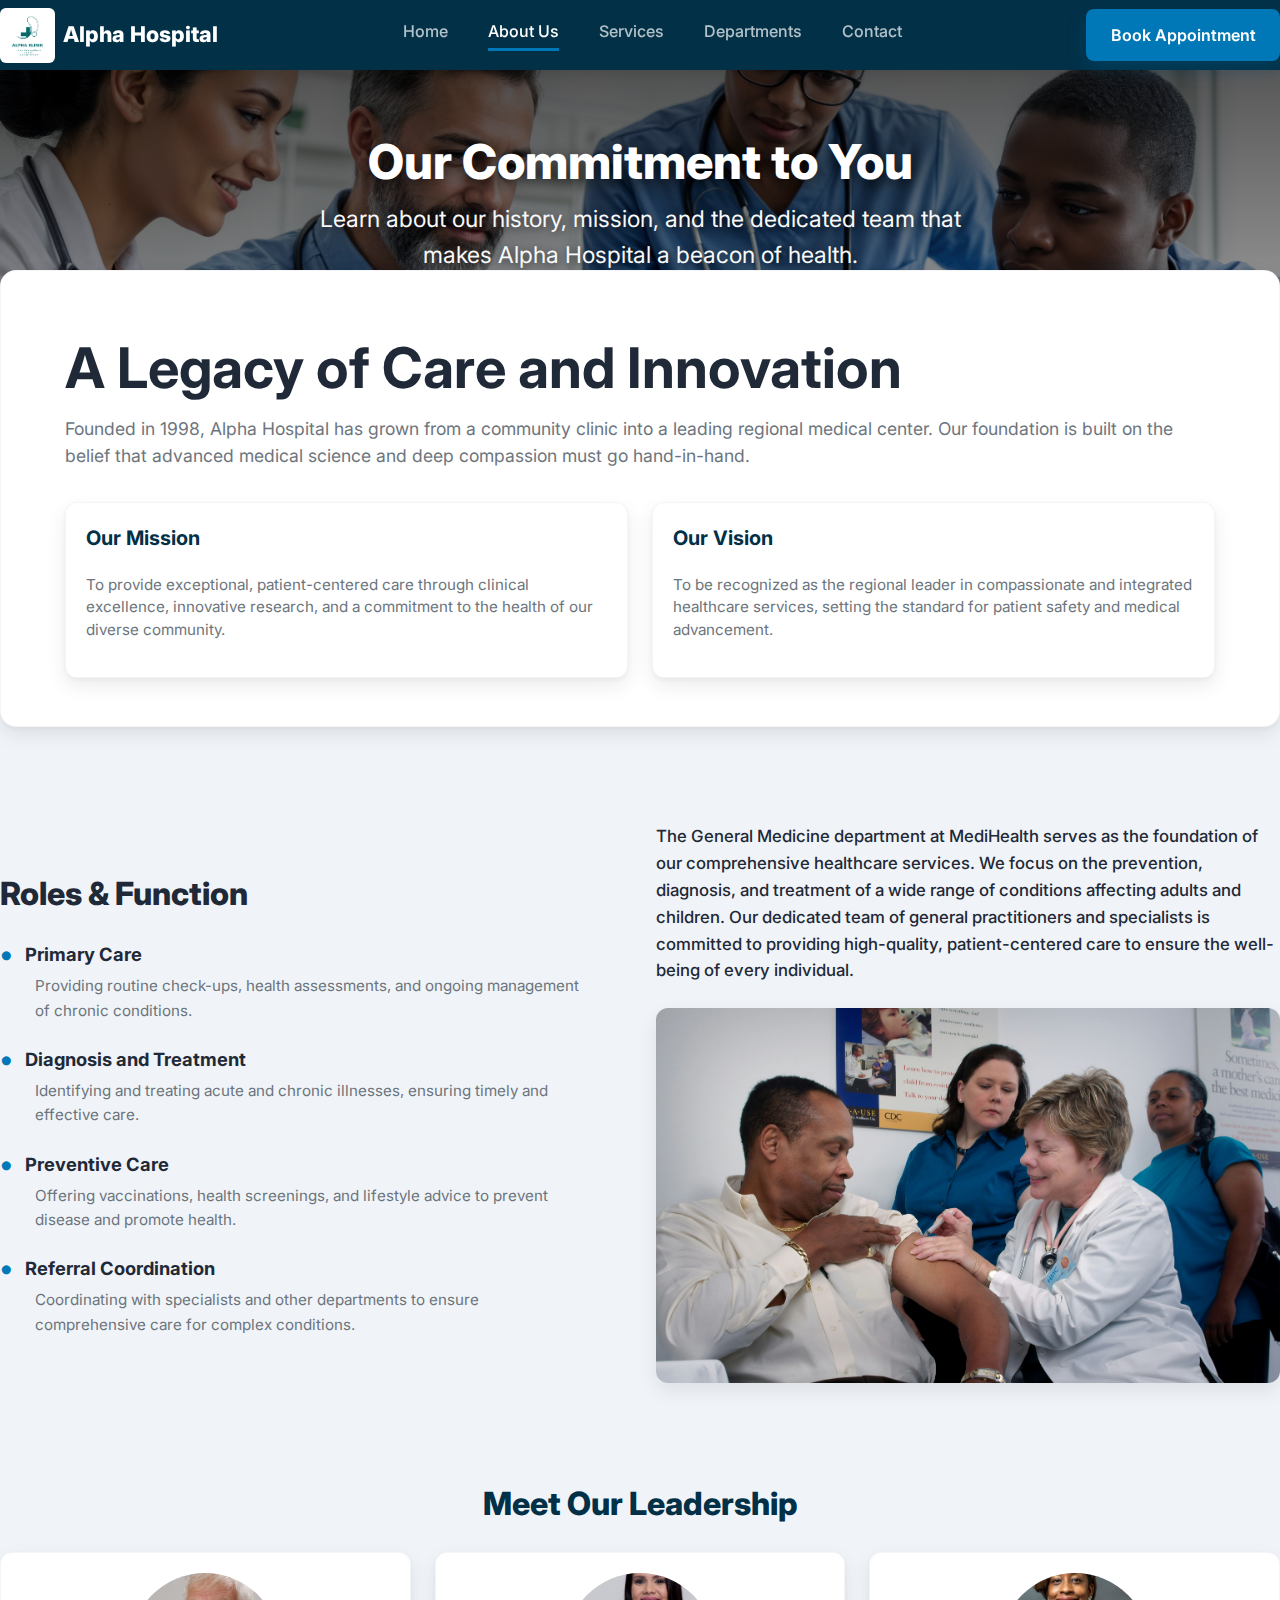
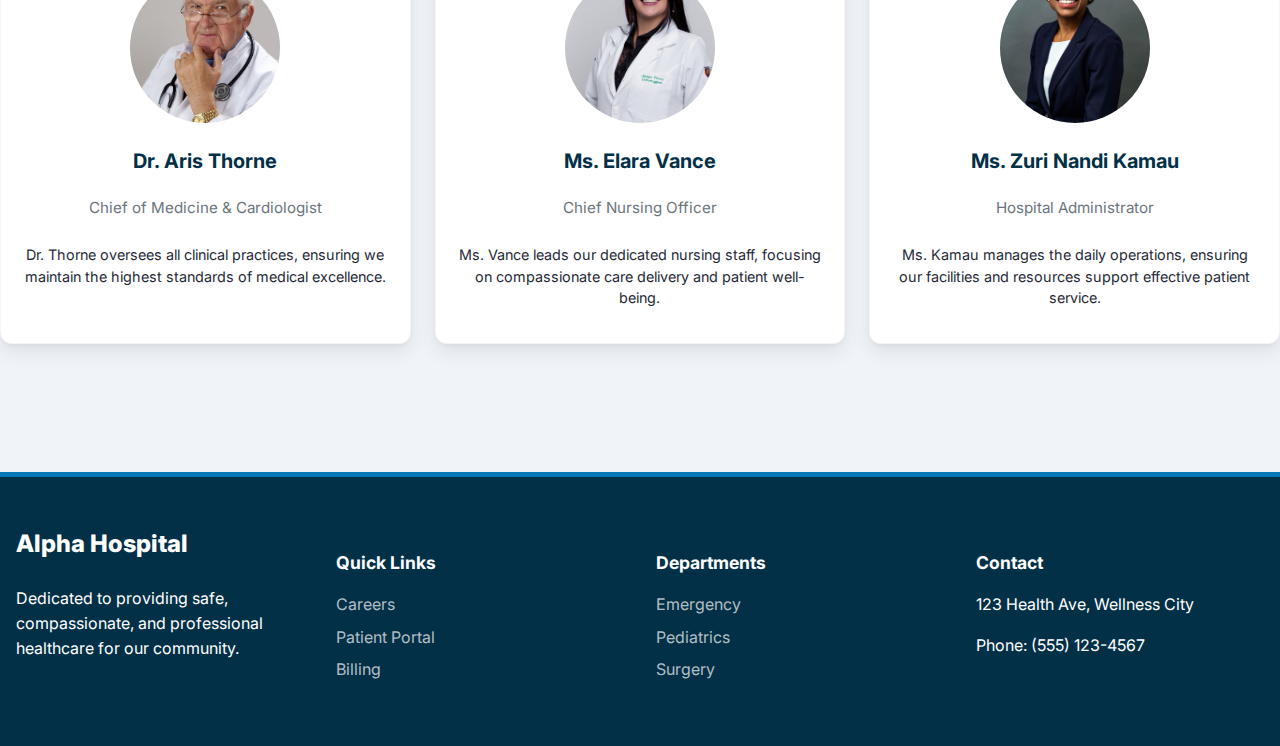
<file: about.html>
<!DOCTYPE html>
<html lang="en">
  <head>
    <meta charset="UTF-8" />
    <meta name="viewport" content="width=device-width, initial-scale=1.0" />
    <title>About Alpha Hospital - Our Commitment</title>
    <link rel="icon" type="image/png" href="images/favicon.png" />
    <link rel="stylesheet" href="styles.css" />
    <link
      href="https://fonts.googleapis.com/css2?family=Inter:wght@400;500;600;700;800&display=swap"
      rel="stylesheet"
    />
  </head>
  <body>
    <header class="header">
      <div class="container header-content">
        <a href="index.html" class="logo">
          <img
            src="images/logo.png"
            alt="Alpha Hospital Logo"
            class="logo-icon"
          />
          Alpha Hospital
        </a>

        <nav class="nav-menu" aria-label="Primary navigation">
          <a href="index.html" class="nav-link">Home</a>
          <a href="about.html" class="nav-link active">About Us</a>
          <a href="#" class="nav-link">Services</a>
          <a href="#" class="nav-link">Departments</a>
          <a href="contact.html" class="nav-link">Contact</a>
        </nav>

        <a href="#" class="btn btn-primary btn-book-appointment cta-btn-desktop"
          >Book Appointment</a
        >

        <button
          class="mobile-menu-btn"
          id="mobileMenuBtn"
          aria-label="Open menu"
        >
          <svg
            width="24"
            height="24"
            viewBox="0 0 24 24"
            fill="none"
            xmlns="http://www.w3.org/2000/svg"
          >
            <path
              d="M4 6h16M4 12h16M4 18h16"
              stroke="currentColor"
              stroke-width="2"
              stroke-linecap="round"
              stroke-linejoin="round"
            />
          </svg>
        </button>
      </div>

      <div id="mobileNav" class="mobile-nav" aria-hidden="true">
        <div class="menu-links">
          <a href="index.html">Home</a>
          <a href="about.html">About Us</a>
          <a href="#">Services</a>
          <a href="#">Departments</a>
          <a href="contact.html">Contact</a>
        </div>
      </div>
    </header>

    <section class="full-hero" style="height: 300px; margin-bottom: -100px">
      <div class="hero-content container">
        <h1 class="hero-main-title" style="font-size: 3rem">
          Our Commitment to You
        </h1>
        <p class="hero-main-subtitle">
          Learn about our history, mission, and the dedicated team that makes
          Alpha Hospital a beacon of health.
        </p>
      </div>
    </section>

    <main class="container main-content">
      <section class="main-card">
        <div class="hero-grid" style="grid-template-columns: 1fr; gap: 2rem">
          <div class="hero-left">
            <h2 class="hero-title">A Legacy of Care and Innovation</h2>
            <p class="hero-lead">
              Founded in 1998, Alpha Hospital has grown from a community clinic
              into a leading regional medical center. Our foundation is built on
              the belief that advanced medical science and deep compassion must
              go hand-in-hand.
            </p>

            <div
              class="cards-grid"
              style="grid-template-columns: 1fr 1fr; margin-top: 2rem"
            >
              <article class="info-card">
                <h3>Our Mission</h3>
                <p>
                  To provide exceptional, patient-centered care through clinical
                  excellence, innovative research, and a commitment to the
                  health of our diverse community.
                </p>
              </article>
              <article class="info-card">
                <h3>Our Vision</h3>
                <p>
                  To be recognized as the regional leader in compassionate and
                  integrated healthcare services, setting the standard for
                  patient safety and medical advancement.
                </p>
              </article>
            </div>
          </div>
        </div>
      </section>

      <!-- ROLES & FUNCTION SECTION - Refactored to match the image -->
      <section class="secondary">
        <div
          class="hero-grid"
          style="grid-template-columns: 1fr 1fr; gap: 2rem"
        >
          <!-- Left Column: Roles List -->
          <div class="roles-column">
            <h2 class="section-title-left">Roles & Function</h2>
            <div class="roles-list">
              <article class="role-item">
                <h3 class="role-title">Primary Care</h3>
                <p class="role-description">
                  Providing routine check-ups, health assessments, and ongoing
                  management of chronic conditions.
                </p>
              </article>

              <article class="role-item">
                <h3 class="role-title">Diagnosis and Treatment</h3>
                <p class="role-description">
                  Identifying and treating acute and chronic illnesses, ensuring
                  timely and effective care.
                </p>
              </article>

              <article class="role-item">
                <h3 class="role-title">Preventive Care</h3>
                <p class="role-description">
                  Offering vaccinations, health screenings, and lifestyle advice
                  to prevent disease and promote health.
                </p>
              </article>

              <article class="role-item">
                <h3 class="role-title">Referral Coordination</h3>
                <p class="role-description">
                  Coordinating with specialists and other departments to ensure
                  comprehensive care for complex conditions.
                </p>
              </article>
            </div>
          </div>

          <!-- Right Column: Description and Image (Matching Image Layout) -->
          <div class="image-text-column">
            <p class="department-description">
              The General Medicine department at MediHealth serves as the
              foundation of our comprehensive healthcare services. We focus on
              the prevention, diagnosis, and treatment of a wide range of
              conditions affecting adults and children. Our dedicated team of
              general practitioners and specialists is committed to providing
              high-quality, patient-centered care to ensure the well-being of
              every individual.
            </p>

            <div class="department-image-container">
              <!-- Using the existing image path but styled with new CSS -->
              <img
                src="images/img02.jpg"
                alt="A team of doctors reviewing patient documents together."
                class="department-image"
              />
            </div>
          </div>
          <!-- END Refactored Roles & Function Column -->
        </div>
      </section>
      <section class="secondary">
        <h2 class="section-title">Meet Our Leadership</h2>
        <div
          class="cards-grid"
          style="grid-template-columns: repeat(auto-fit, minmax(250px, 1fr))"
        >
          <article class="info-card" style="text-align: center">
            <img
              src="images/img06.jpg"
              alt="Dr. Aris Thorne"
              style="
                border-radius: 50%;
                width: 150px;
                height: 150px;
                object-fit: cover;
                margin: 0 auto 1rem;
              "
            />
            <h3>Dr. Aris Thorne</h3>
            <p class="hero-lead">Chief of Medicine & Cardiologist</p>
            <p style="font-size: 0.9rem; color: var(--color-text-dark)">
              Dr. Thorne oversees all clinical practices, ensuring we maintain
              the highest standards of medical excellence.
            </p>
          </article>

          <article class="info-card" style="text-align: center">
            <img
              src="images/img07.jpg"
              alt="Ms. Elara Vance"
              style="
                border-radius: 50%;
                width: 150px;
                height: 150px;
                object-fit: cover;
                margin: 0 auto 1rem;
              "
            />
            <h3>Ms. Elara Vance</h3>
            <p class="hero-lead">Chief Nursing Officer</p>
            <p style="font-size: 0.9rem; color: var(--color-text-dark)">
              Ms. Vance leads our dedicated nursing staff, focusing on
              compassionate care delivery and patient well-being.
            </p>
          </article>

          <article class="info-card" style="text-align: center">
            <img
              src="images/img08.jpg"
              alt="Ms. Zuri Nandi Kamau"
              style="
                border-radius: 50%;
                width: 150px;
                height: 150px;
                object-fit: cover;
                margin: 0 auto 1rem;
              "
            />
            <h3>Ms. Zuri Nandi Kamau</h3>
            <p class="hero-lead">Hospital Administrator</p>
            <p style="font-size: 0.9rem; color: var(--color-text-dark)">
              Ms. Kamau manages the daily operations, ensuring our facilities
              and resources support effective patient service.
            </p>
          </article>
        </div>
      </section>
    </main>

    <footer class="footer" aria-label="Footer">
      <div class="container footer-grid">
        <div>
          <h3 class="footer-logo">Alpha Hospital</h3>
          <p>
            Dedicated to providing safe, compassionate, and professional
            healthcare for our community.
          </p>
        </div>
        <div>
          <h4>Quick Links</h4>
          <ul>
            <li><a href="#">Careers</a></li>
            <li><a href="#">Patient Portal</a></li>
            <li><a href="#">Billing</a></li>
          </ul>
        </div>
        <div>
          <h4>Departments</h4>
          <ul>
            <li><a href="#">Emergency</a></li>
            <li><a href="#">Pediatrics</a></li>
            <li><a href="#">Surgery</a></li>
          </ul>
        </div>
        <div>
          <h4>Contact</h4>
          <p>123 Health Ave, Wellness City</p>
          <p>Phone: (555) 123-4567</p>
        </div>
      </div>
    </footer>

    <div id="appointmentOverlay" class="appointment-overlay">
      <div class="appointment-overlay-content">
        <button id="closeAppointment" class="close-btn" aria-label="Close">
          ×
        </button>
        <h2>Book an Appointment</h2>
        <form class="book-form">
          <div class="form-row">
            <label for="name">Full Name</label>
            <input type="text" id="name" placeholder="Your name" required />
          </div>
          <div class="form-row">
            <label for="email">Email</label>
            <input type="email" id="email" placeholder="Your email" required />
          </div>
          <div class="form-row">
            <label for="department">Department</label>
            <select id="department" required>
              <option value="">--- Select Department ---</option>
              <option>Emergency</option>
              <option>Pediatrics</option>
              <option>Surgery</option>
            </select>
          </div>
          <div class="form-row">
            <label for="date-modal">Date</label>
            <input type="date" id="date-modal" required />
          </div>
          <div class="form-row">
            <label for="time-modal">Time</label>
            <input type="time" id="time-modal" required />
          </div>
          <div class="form-row">
            <label for="phone-modal">Phone</label>
            <input
              type="tel"
              id="phone-modal"
              placeholder="(555) 555-5555"
              required
            />
          </div>
          <div class="form-actions">
            <button class="btn btn-primary" type="submit">Book Now</button>
          </div>
        </form>
      </div>
    </div>
    <div id="toastNotification" class="toast">
      Appointment requested successfully!
    </div>
    <script src="script.js"></script>
  </body>
</html>
</file>
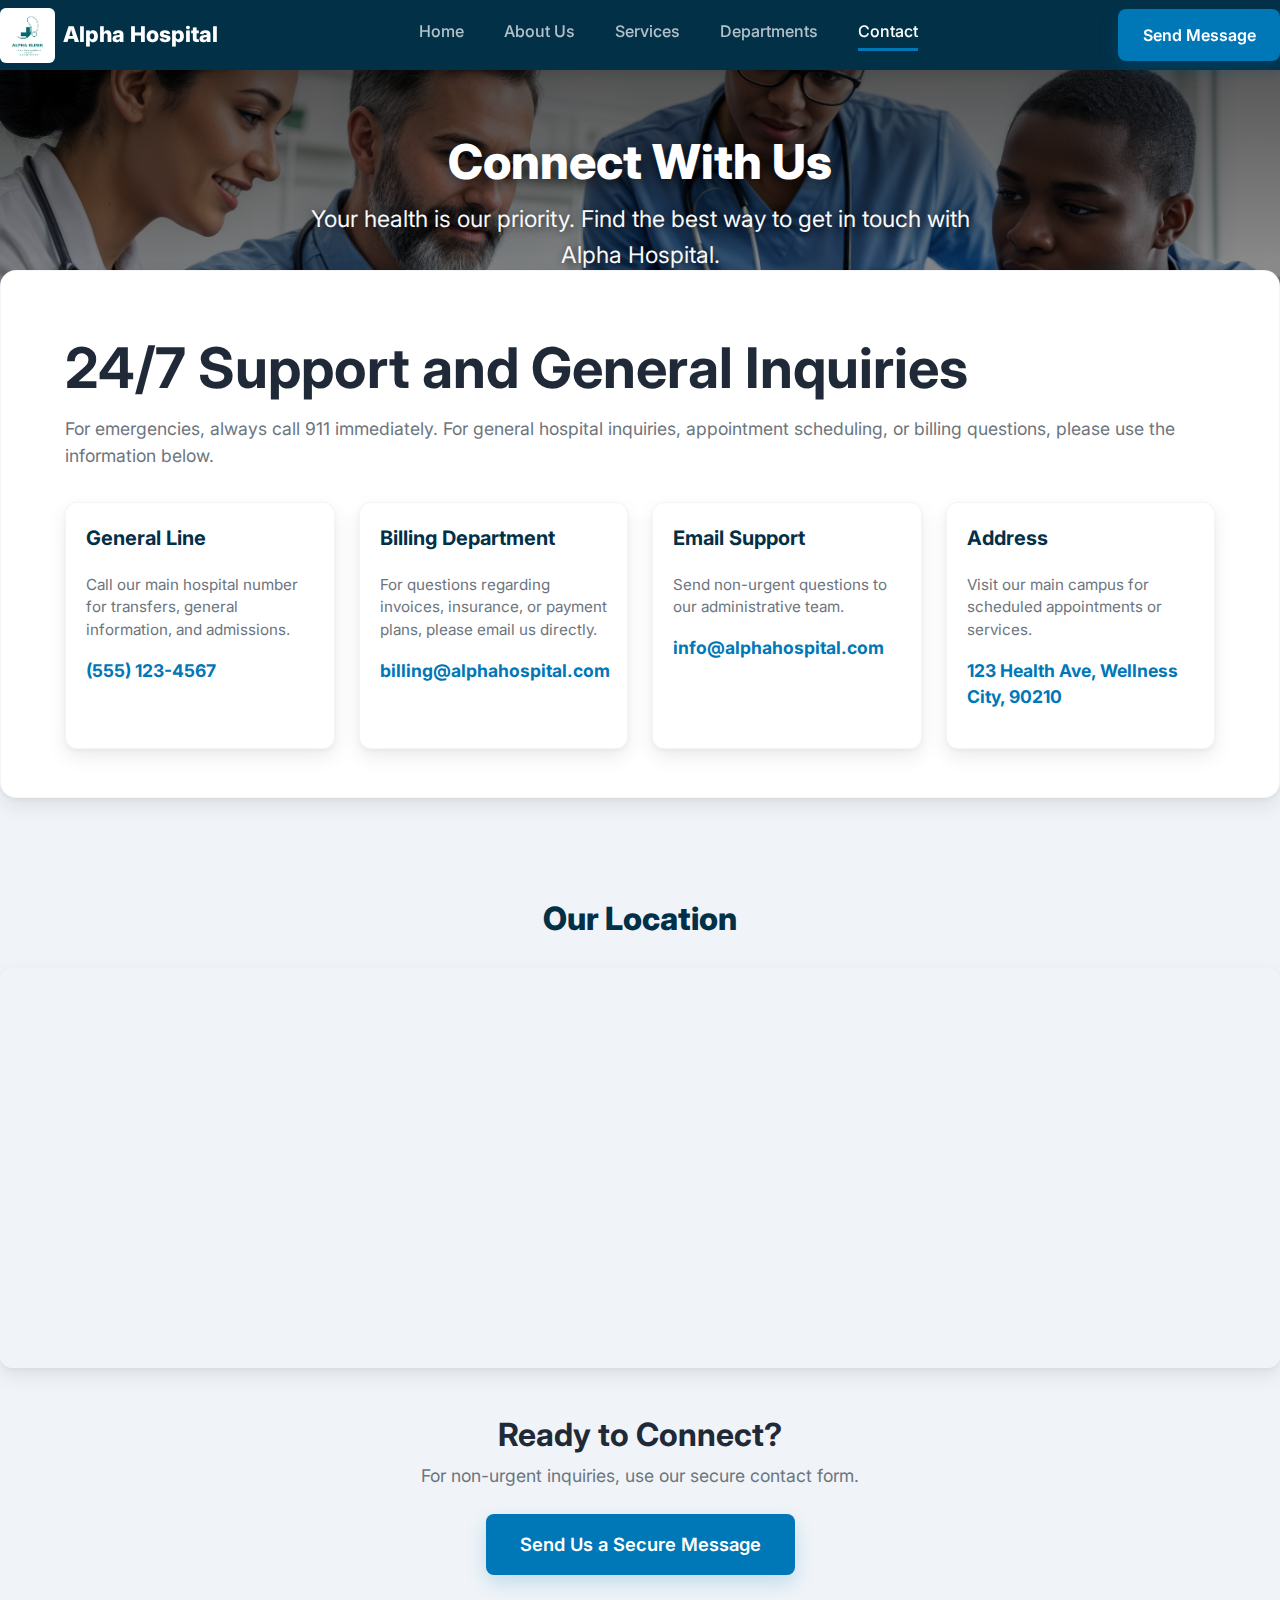
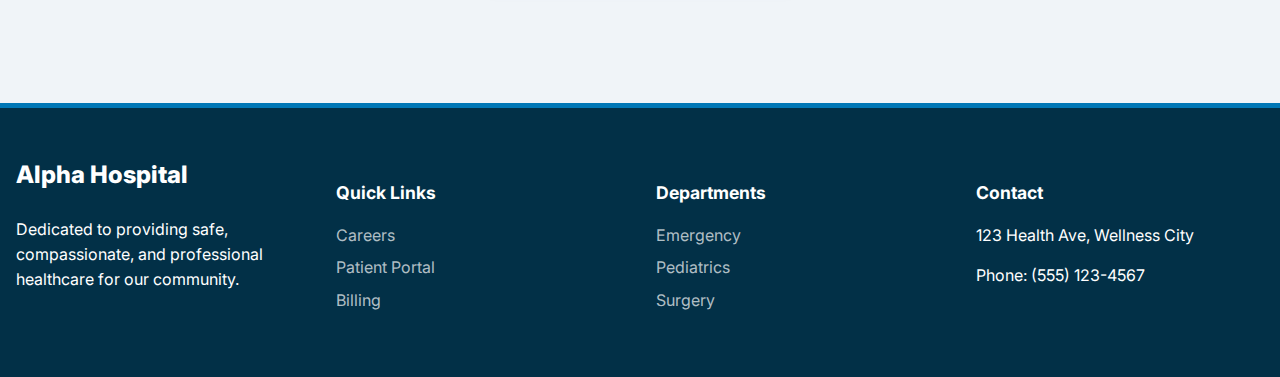
<file: contact.html>
<!DOCTYPE html>
<html lang="en">
  <head>
    <meta charset="UTF-8" />
    <meta name="viewport" content="width=device-width, initial-scale=1.0" />
    <title>Contact Alpha Hospital</title>
    <link rel="icon" type="image/png" href="images/favicon.png" />
    <link rel="stylesheet" href="styles.css" />
    <link
      href="https://fonts.googleapis.com/css2?family=Inter:wght@400;500;600;700;800&display=swap"
      rel="stylesheet"
    />
  </head>
  <body>
    <header class="header">
      <div class="container header-content">
        <a href="index.html" class="logo">
          <img
            src="images/logo.png"
            alt="Alpha Hospital Logo"
            class="logo-icon"
          />
          Alpha Hospital
        </a>

        <nav class="nav-menu" aria-label="Primary navigation">
          <a href="index.html" class="nav-link">Home</a>
          <a href="about.html" class="nav-link">About Us</a>
          <a href="#" class="nav-link">Services</a>
          <a href="#" class="nav-link">Departments</a>
          <a href="contact.html" class="nav-link active">Contact</a>
        </nav>

        <a href="#" class="btn btn-primary btn-book-appointment cta-btn-desktop"
          >Send Message</a
        >

        <button
          class="mobile-menu-btn"
          id="mobileMenuBtn"
          aria-label="Open menu"
        >
          <svg
            width="24"
            height="24"
            viewBox="0 0 24 24"
            fill="none"
            xmlns="http://www.w3.org/2000/svg"
          >
            <path
              d="M4 6h16M4 12h16M4 18h16"
              stroke="currentColor"
              stroke-width="2"
              stroke-linecap="round"
              stroke-linejoin="round"
            />
          </svg>
        </button>
      </div>

      <div id="mobileNav" class="mobile-nav" aria-hidden="true">
        <div class="menu-links">
          <a href="index.html">Home</a>
          <a href="about.html">About Us</a>
          <a href="#">Services</a>
          <a href="#">Departments</a>
          <a href="contact.html">Contact</a>
        </div>
      </div>
    </header>

    <section class="full-hero" style="height: 300px; margin-bottom: -100px">
      <div class="hero-content container">
        <h1 class="hero-main-title" style="font-size: 3rem">Connect With Us</h1>
        <p class="hero-main-subtitle">
          Your health is our priority. Find the best way to get in touch with
          Alpha Hospital.
        </p>
      </div>
    </section>

    <main class="container main-content">
      <section class="main-card">
        <div class="hero-grid" style="grid-template-columns: 1fr; gap: 2rem">
          <div class="hero-left">
            <h2 class="hero-title">24/7 Support and General Inquiries</h2>
            <p class="hero-lead">
              For emergencies, always call 911 immediately. For general hospital
              inquiries, appointment scheduling, or billing questions, please
              use the information below.
            </p>

            <div
              class="cards-grid"
              style="
                grid-template-columns: repeat(auto-fit, minmax(220px, 1fr));
                margin-top: 2rem;
              "
            >
              <article class="info-card">
                <h3>General Line</h3>
                <p>
                  Call our main hospital number for transfers, general
                  information, and admissions.
                </p>
                <p
                  style="
                    font-weight: 700;
                    color: var(--color-primary);
                    font-size: 1.1rem;
                    margin-top: 1rem;
                  "
                >
                  (555) 123-4567
                </p>
              </article>

              <article class="info-card">
                <h3>Billing Department</h3>
                <p>
                  For questions regarding invoices, insurance, or payment plans,
                  please email us directly.
                </p>
                <p
                  style="
                    font-weight: 700;
                    color: var(--color-primary);
                    font-size: 1.1rem;
                    margin-top: 1rem;
                  "
                >
                  <a
                    href="mailto:billing@alphahospital.com"
                    style="color: inherit; text-decoration: none"
                    >billing@alphahospital.com</a
                  >
                </p>
              </article>

              <article class="info-card">
                <h3>Email Support</h3>
                <p>Send non-urgent questions to our administrative team.</p>
                <p
                  style="
                    font-weight: 700;
                    color: var(--color-primary);
                    font-size: 1.1rem;
                    margin-top: 1rem;
                  "
                >
                  <a
                    href="mailto:info@alphahospital.com"
                    style="color: inherit; text-decoration: none"
                    >info@alphahospital.com</a
                  >
                </p>
              </article>
              <article class="info-card">
                <h3>Address</h3>
                <p>
                  Visit our main campus for scheduled appointments or services.
                </p>
                <p
                  style="
                    font-weight: 700;
                    color: var(--color-primary);
                    font-size: 1.1rem;
                    margin-top: 1rem;
                  "
                >
                  123 Health Ave, Wellness City, 90210
                </p>
              </article>
            </div>
          </div>
        </div>
      </section>

      <section class="secondary">
        <h2 class="section-title">Our Location</h2>
        <div
          style="
            height: 400px;
            border-radius: 12px;
            overflow: hidden;
            box-shadow: var(--card-shadow);
          "
        >
          <iframe
            src="https://maps.google.com/maps?q=123%20Health%20Ave,%20Wellness%20City&t=&z=13&ie=UTF8&iwloc=&output=embed"
            width="100%"
            height="100%"
            style="border: 0"
            allowfullscreen=""
            loading="lazy"
            referrerpolicy="no-referrer-when-downgrade"
            title="Map showing Alpha Hospital location at 123 Health Ave, Wellness City"
          >
          </iframe>
        </div>

        <div style="text-align: center; margin-top: 3rem">
          <h3 class="hero-title" style="font-size: 2rem; margin-bottom: 0.5rem">
            Ready to Connect?
          </h3>
          <p class="hero-lead">
            For non-urgent inquiries, use our secure contact form.
          </p>
          <a
            href="#"
            class="btn btn-primary btn-book-appointment"
            style="font-size: 1.15rem; padding: 0.9rem 2rem"
          >
            Send Us a Secure Message
          </a>
        </div>
      </section>
    </main>

    <footer class="footer" aria-label="Footer">
      <div class="container footer-grid">
        <div>
          <h3 class="footer-logo">Alpha Hospital</h3>
          <p>
            Dedicated to providing safe, compassionate, and professional
            healthcare for our community.
          </p>
        </div>
        <div>
          <h4>Quick Links</h4>
          <ul>
            <li><a href="#">Careers</a></li>
            <li><a href="#">Patient Portal</a></li>
            <li><a href="#">Billing</a></li>
          </ul>
        </div>
        <div>
          <h4>Departments</h4>
          <ul>
            <li><a href="#">Emergency</a></li>
            <li><a href="#">Pediatrics</a></li>
            <li><a href="#">Surgery</a></li>
          </ul>
        </div>
        <div>
          <h4>Contact</h4>
          <p>123 Health Ave, Wellness City</p>
          <p>Phone: (555) 123-4567</p>
        </div>
      </div>
    </footer>

    <div id="appointmentOverlay" class="appointment-overlay">
      <div class="appointment-overlay-content">
        <button id="closeAppointment" class="close-btn" aria-label="Close">
          ×
        </button>
        <h2>Send Us a Message</h2>
        <form id="contactFormOverlay" class="book-form">
          <div class="form-row">
            <label for="name">Full Name</label>
            <input type="text" id="name" placeholder="Your name" required />
          </div>
          <div class="form-row">
            <label for="email">Email</label>
            <input type="email" id="email" placeholder="Your email" required />
          </div>
          <div class="form-row">
            <label for="subject">Subject</label>
            <select id="subject" required>
              <option value="">--- Select Subject ---</option>
              <option>General Inquiry</option>
              <option>Billing Question</option>
              <option>Feedback</option>
              <option>Other</option>
            </select>
          </div>
          <div class="form-row" style="grid-column: 1 / -1">
            <label for="message">Your Message</label>
            <textarea
              id="message"
              rows="4"
              placeholder="Type your message here..."
              required
            ></textarea>
          </div>
          <div class="form-actions">
            <button class="btn btn-primary" type="submit">
              Submit Message
            </button>
          </div>
        </form>
      </div>
    </div>

    <div id="toastNotification" class="toast">
      Thank you! Your message has been sent.
    </div>
    <script src="script.js"></script>
  </body>
</html>
</file>
<file: styles.css>
/* Core variables */
:root{
  /* Primary Colors */
  --color-primary: #0077b6;       /* Trustworthy blue */
  --color-primary-dark: #005f8c;  /* Darker hover/active */
  --color-secondary: #e0f7fa;     /* Light, calming background */
  --color-secondary-text: #0077b6;/* Text on secondary buttons */
  
  /* Dark & Neutral */
  --color-dark-bg: #023047;       /* Header/Footer dark blue */
  --color-text-dark: #1f2937;     /* Main text color (Slightly darker for contrast) */
  --color-text-medium: #6c757d;   /* Secondary text */
  
  /* Backgrounds & Cards */
  --bg-light: #f0f4f8;            /* Overall light page background */
  --bg-white: #ffffff;            /* Card and section background */
  
  /* Shadows - Enhanced for depth and polish */
  --shadow-xs: 0 1px 2px rgba(0, 0, 0, 0.03); /* Tiny lift */
  --shadow-sm: 0 2px 4px rgba(0, 0, 0, 0.04); 
  --shadow-md: 0 8px 20px rgba(0, 0, 0, 0.08); 
  --card-shadow: var(--shadow-sm), var(--shadow-md); 
  --overlap-card-shadow: 0 15px 40px rgba(0, 0, 0, 0.15);
  
  /* Layout */
  --header-height: 70px;
}

*{box-sizing:border-box}
html,body{height:100%; margin:0;}
body{
  /* Updated base font weight for readability */
  font-family: 'Inter', system-ui, -apple-system, BlinkMacSystemFont, "Segoe UI", Roboto, "Open Sans", sans-serif;
  background: var(--bg-light);
  color:var(--color-text-dark);
  line-height: 1.55; /* Slightly tighter line height */
  font-weight: 400; /* Set a standard readable weight */
  -webkit-font-smoothing:antialiased;
}

/* Container */
.container{
  max-width:1280px;
  margin:0 auto;
  padding:0 1rem;
}

/* Header */
.header{
  background:var(--color-dark-bg);
  position:sticky;
  top:0;
  z-index:100;
  box-shadow: 0 4px 12px rgba(0, 0, 0, 0.1);
  height: var(--header-height);
  display: flex;
  align-items: center;
}
.header-content{
  display:flex;
  align-items:center;
  justify-content:space-between;
  gap:1.5rem;
  width: 100%;
  padding:0.75rem 0;
}
.logo{
  font-weight:800; /* Bolder logo */
  color:var(--bg-white);
  font-size:1.35rem;
  display: flex;
  align-items: center;
  gap: 0.5rem;
  text-decoration: none;
}
.logo-icon {
  width: 55px;
  height: 55px;
  border-radius: 6px; /* Slightly squarer, more modern icon shape */
  background-color: var(--color-primary);
  /* Adding a subtle inner-shadow for depth on the icon */
  box-shadow: inset 0 0 0 3px rgba(255, 255, 255, 0.2); 
}

.nav-menu{
  display:none;
  gap:2.5rem;
}
.nav-menu a{
  text-decoration:none;
  color:rgba(255,255,255,0.7);
  font-weight:500;
  position:relative;
  padding-bottom:0.4rem;
  transition:color .3s ease;
}
.nav-menu a:hover,
.nav-menu a.active{
  color:var(--bg-white);
}
.nav-menu a::after{
  content:"";
  position:absolute;left:0;bottom:0;height:3px;width:100%;
  background:var(--color-primary); transform:scaleX(0); transform-origin:left;
  transition:transform .3s ease;
}
.nav-menu a.active::after,
.nav-menu a:hover::after{transform:scaleX(1)}

/* The desktop CTA button is hidden by default and shown in desktop media query */
.cta-btn-desktop{display:none} 

.mobile-menu-btn{
  border:0;background:transparent;color:var(--bg-white);cursor:pointer;
}

/* Base Mobile Nav Styling */
.mobile-nav{
  display:none;
  flex-direction:column;
  padding:1rem 1rem;
  border-top:1px solid rgba(255,255,255,0.1);
  background:var(--color-dark-bg);
  position: absolute;
  top: var(--header-height);
  width: 100%;
  box-shadow: 0 4px 12px rgba(0, 0, 0, 0.1);
  /* FIX: Uses max-height for compact appearance on mobile */
  max-height: calc(100vh - var(--header-height)); 
  overflow-y: auto;
}

/* Mobile menu links container */
.mobile-nav .menu-links {
    display: flex;
    flex-direction: column; /* Force links into a column */
    gap: 0.75rem;
    flex: 0; /* Allows natural height */
}

.mobile-nav .menu-links a {
    color: rgba(255,255,255,0.8);
    text-decoration: none;
    padding: 0.5rem 0;
    font-weight: 500;
    transition: color 0.3s;
}
.mobile-nav .menu-links a:hover {
    color: var(--color-primary);
}


/* FULL WIDTH HERO IMAGE SECTION */

.full-hero {
  width: 100%;
  height: 420px;
  position: relative;
  margin-bottom: -150px;
  z-index: 10;
}

/* Separate the background image with overlay */
.full-hero::before {
  content: "";
  position: absolute;
  inset: 0;
  background-image: url("images/img00.jpg");
  background-size: cover;
  background-position: center 40%;
  background-repeat: no-repeat;
  z-index: 1; /* behind the text */
}

/* Dark overlay only on the image */
.full-hero::after {
  content: "";
  position: absolute;
  inset: 0;
  background: linear-gradient(
    180deg,
    rgba(0, 0, 0, 0.65) 0%, /* Slightly stronger gradient */
    rgba(0, 0, 0, 0.35) 100%
  );
  z-index: 2; /* still behind the text */
}

/* Hero content text */
.hero-content {
  position: relative;
  z-index: 3; /* above overlay and image */
  display: flex;
  flex-direction: column;
  justify-content: flex-start;
  height: 100%;
  padding-top: 4rem;
  padding-left: 1rem;
  padding-right: 1rem;
  max-width: 1000px;
  text-align: center;
}

.hero-main-title {
  color: #ffffff; /* pure white */
  font-size: 2.8rem;
  font-weight: 800;
  line-height: 1.15;
  margin: 0 auto 0.8rem;
  max-width: 800px;
  text-shadow: 0 4px 15px rgba(0, 0, 0, 0.7);
}

.hero-main-subtitle {
  color: #f8f9fa;
  font-size: 1.25rem;
  font-weight: 400;
  margin: 0 auto;
  max-width: 700px;
  text-shadow: 0 2px 8px rgba(0, 0, 0, 0.6);
  opacity: 1;
}




/* Large screens */
@media (min-width: 1024px) {
  .full-hero { height: 480px; }
  .hero-main-title { font-size: 3.8rem; }
  .hero-main-subtitle { font-size: 1.45rem; }
}

/* Main layout */
.main-content{
  padding:0rem 0 4rem;
  z-index: 50;
  position: relative;
}

/* Main card */
.main-card{
  background:var(--bg-white);
  border-radius:16px;
  /* Using enhanced shadow variable */
  box-shadow:var(--card-shadow); 
  padding:3.5rem 2rem 2.5rem;
  position:relative;
  overflow:hidden;
  border: 1px solid rgba(0, 0, 0, 0.04);
}

/* Hero grid */
.hero-grid{
  display:grid;
  grid-template-columns:1fr;
  gap:2rem;
  align-items:center;
}

/* Hero left */
.hero-left{padding:0.5rem 0}
.hero-title{
  font-size:2rem;
  line-height:1.2;
  font-weight:700;
  margin:0 0 0.8rem;
}
.hero-title strong{color:var(--color-primary); font-weight:800}
.hero-lead{
  color:var(--color-text-medium);
  margin:0.5rem 0 1.5rem;font-size:1.1rem;
}
.hero-cta{display:flex;gap:1rem;flex-wrap:wrap;margin-top:15px}

/* Buttons - Unified Hover Effect */
.btn{
  display:inline-flex;align-items:center;justify-content:center;
  padding:0.75rem 1.4rem;border-radius:8px;text-decoration:none;
  font-weight:600;cursor:pointer;
  transition:all .3s ease; /* Unified transition */
}
.btn-primary{
  background:var(--color-primary);
  color:#fff;
  border:2px solid transparent;
  box-shadow:0 8px 20px rgba(0,119,182,0.2);
}
.btn-primary:hover{
  background:var(--color-primary-dark);
  transform:translateY(-2px);
  box-shadow:0 12px 25px rgba(0,119,182,0.3);
}
.btn-secondary{
  background:var(--color-secondary);
  color:var(--color-secondary-text);
  border:1px solid var(--color-primary);
}
.btn-secondary:hover{
  background:var(--color-primary);
  color:#fff;
  border-color:var(--color-primary);
  transform:translateY(-2px); /* Added hover effect */
}
.btn-outline-primary{
  background:transparent;
  border:2px solid var(--color-primary);
  color:var(--color-primary);
}
.btn-outline-primary:hover{
  background:var(--color-primary);
  color:#fff;
  transform:translateY(-2px);
}

/* Feature strip */
.feature-strip{display:flex;gap:1.5rem;margin-top:2rem;flex-wrap:wrap}
.feature{
  display:flex;align-items:center;gap:0.75rem;
  background:var(--bg-white); /* Use white for subtle lift against light bg */
  padding:0.75rem 1.2rem;
  border-radius:12px;
  box-shadow: var(--shadow-sm); /* Subtle shadow for definition */
  border: 1px solid rgba(0, 0, 0, 0.05);
}
.feature-icon{font-size:1.4rem; color: var(--color-primary);}
.feature-text{font-weight:600; color:var(--color-text-dark); font-size: 0.95rem;}

/* Hero image */
.hero-right{display:flex;justify-content:center;align-items:center}
.hero-image-frame{
  width:100%;
  max-width:560px;
  height: 600px;
  border-radius:12px;
  overflow:hidden;
 
}
.hero-image-frame img{
  display:block;
  width:100%;
  height:100%;
  object-fit:cover;
}

/* Appointment Card */
.appointment-card{
  position:absolute;
  right:1rem;
  bottom:-80px;
  background:var(--bg-white);
  border-radius:12px;
  box-shadow:var(--overlap-card-shadow);
  padding:1.5rem;
  width:min(540px,95%);
  border:1px solid rgba(0,0,0,0.06);
  z-index:60;
}
.appointment-card-title{
  font-size: 1.25rem;
  font-weight: 700;
  margin-top: 0;
  margin-bottom: 1rem;
  color: var(--color-dark-bg);
  text-align: center;
}

/* Appointment form */
.book-form{
  display:grid;
  grid-template-columns:1fr;
  gap:0.75rem;
  align-items:end;
}
.book-form .form-row{display:flex;flex-direction:column}
.book-form label{
  font-size:0.85rem;color:var(--color-text-medium);margin-bottom:0.4rem;font-weight:500;
}
.book-form input[type="date"],
.book-form input[type="time"],
.book-form input[type="text"],
.book-form select{
  padding:0.6rem 0.8rem;border-radius:8px;border:1px solid #ced4da;font-weight:500;
  transition: border-color 0.3s, box-shadow 0.3s;
}
.book-form input:focus, .book-form select:focus{
  border-color: var(--color-primary);
  outline: none;
  box-shadow: 0 0 0 2px rgba(0,119,182,0.25);
}

/* Add this to your styles.css */

.book-form textarea {
  padding: 0.75rem 0.8rem;
  border-radius: 8px;
  border: 1px solid #ced4da;
  font-weight: 500;
  width: 100%;
  resize: vertical; /* Allow vertical resizing by user, but keep bounds */
  min-height: 100px; /* A reasonable minimum height */
  max-height: 200px; /* Prevent excessive growth, adjust as needed */
  overflow-y: auto; /* Add scrollbar if content exceeds max-height */
  font-family: 'Inter', system-ui, -apple-system, BlinkMacSystemFont, "Segoe UI", Roboto, "Open Sans", sans-serif; /* Ensure consistent font */
  transition: border-color 0.3s, box-shadow 0.3s;
}

.book-form textarea:focus {
  border-color: var(--color-primary);
  outline: none;
  box-shadow: 0 0 0 2px rgba(0,119,182,0.25);
}

.form-actions{
  grid-column: 1 / -1;
  display:flex;align-items:center;justify-content:center;
  margin-top: 0.5rem;
}
.form-actions .btn{padding:0.75rem 1.4rem;width:100%}

/* Secondary */
.secondary{margin-top:6rem}
.section-title{text-align:center;font-size:2rem;margin:0 0 1.5rem;font-weight:800;color:var(--color-dark-bg)}

/* New style for left-aligned title (used in Roles & Function section) */
.section-title-left {
    text-align: left;
    font-size: 2rem;
    margin: 0 0 1.5rem 0; /* Add bottom margin for separation */
    font-weight: 800;
    color: var(--color-text-dark); /* Use main dark text color */
}


/* --- Roles & Function Section Styling --- */

/* Left column containing the list of roles */
.roles-column {
    padding-right: 2rem; /* Give some spacing for the grid gap */
}

.roles-list {
    display: flex;
    flex-direction: column;
    gap: 1.5rem;
}

.role-item {
    /* Ensure no card-like styling */
    padding: 0;
    margin: 0;
    /* Optional: Small top margin if needed, but flex gap usually handles it */
}

.role-title {
    font-size: 1.15rem; /* Slightly larger title */
    font-weight: 700;
    color: var(--color-text-dark);
    margin: 0 0 0.2rem 0;
    display: flex;
    align-items: flex-start;
    line-height: 1.4;
}

/* Custom bullet point styling */
.role-title::before {
    content: "\2022"; /* Unicode character for a solid bullet */
    color: var(--color-primary); /* Use primary color for the bullet */
    font-size: 1.8rem; /* Large bullet point */
    line-height: 1;
    margin-right: 0.75rem;
    flex-shrink: 0; /* Prevent bullet from shrinking */
    transform: translateY(-2px); /* Align bullet vertically */
}

.role-description {
    font-size: 0.95rem; /* Smaller, descriptive text */
    color: var(--color-text-medium);
    margin: 0 0 0 2.2rem; /* Indent description to align with the role title text */
    line-height: 1.6;
}

/* Right column containing the text and image */
.image-text-column {
    display: flex;
    flex-direction: column;
    gap: 1.5rem; /* Space between text and image */
}

.department-description {
    font-size: 1.05rem;
    color: var(--color-text-dark);
    line-height: 1.6;
    margin: 0;
    font-weight: 500;
}

.department-image-container {
    width: 100%;
    /* Aspect ratio for the image, adjust height as needed */
    height: 0;
    padding-bottom: 60%; /* 5:3 aspect ratio (3/5 * 100) */
    position: relative;
    border-radius: 12px;
    overflow: hidden;
    box-shadow: var(--shadow-md); /* Add shadow for depth */
}

.department-image {
    position: absolute;
    top: 0;
    left: 0;
    width: 100%;
    height: 100%;
    object-fit: cover;
    display: block;
}

/* Cards Grid */
.cards-grid{
  display:grid;
  grid-template-columns:1fr;
  gap:1.5rem;
}
.info-card{
  background:var(--bg-white);
  border-radius:12px;
  padding:1.25rem;
  box-shadow:var(--card-shadow); /* Using enhanced shadow variable */
  border: 1px solid rgba(0, 0, 0, 0.04);
  transition: transform .3s ease, box-shadow .3s ease;
}
.info-card:hover{
  transform: translateY(-5px);
  box-shadow: 0 15px 30px rgba(8,17,40,0.1) /* Slightly stronger shadow on hover */
}
.info-card img{
  width:100%;height:180px;object-fit:cover;border-radius:10px;margin-bottom:1rem
}
.info-card h3{
    font-size: 1.25rem;
    font-weight: 700;
    color: var(--color-dark-bg);
    margin-top: 0;
}
.info-card p{color: var(--color-text-medium); font-size: 0.95rem; line-height: 1.5;}

/* Footer */
.footer{
  background:var(--color-dark-bg);
  color:#fff;padding:3rem 0;margin-top:4rem;
  border-top: 5px solid var(--color-primary);
}
.footer-grid{
  display:grid;grid-template-columns:repeat(1,1fr);gap:2rem;
  padding: 0 1rem;
}
.footer a{color:rgba(255,255,255,0.7);text-decoration:none;transition: color .3s ease}
.footer a:hover{color:var(--color-primary)}
.footer-logo{font-size:1.5rem; font-weight:800; margin-top:0}
.footer h4{color:#fff; font-size:1.1rem; margin-bottom: 0.75rem;}
.footer ul{list-style: none; padding: 0;}
.footer li{margin-bottom: 0.5rem;}

/* Toast */
.toast{
  position:fixed;left:50%;transform:translateX(-50%);bottom:30px;
  background:var(--color-primary-dark);color:#fff;padding:0.75rem 1.25rem;
  border-radius:8px;opacity:0;transition:all .35s ease;z-index:9999;
}
.toast.visible{opacity:1;transform:translateX(-50%) translateY(-10px)}

/* Responsive */
@media (max-width: 767px) {
    /* 1. HIDE the desktop CTA button if it was mistakenly included in the header */
    .header .cta-btn-desktop.btn-book-appointment {
        display: none;
    }

    /* 2. HIDE the Book Appointment button located inside the mobile menu (as requested) */
    #mobileNav .btn-book-appointment {
        display: none; 
    }

    /* 3. HIDE the Book Appointment button located directly in the header content for mobile (as requested) */
    .header .btn-book-appointment { 
        display: none; 
    }
    
    /* On mobile, center the title again if it's the main section title */
    .section-title-left {
        text-align: center;
        margin-bottom: 1.5rem;
    }
    
    .roles-column {
        padding-right: 0;
    }
    
    /* On mobile, remove indentation for description */
    .role-description {
        margin-left: 0; 
    }

}


@media (min-width:640px){
  .hero-grid{grid-template-columns:1fr 1.1fr;gap:2.5rem}
  .hero-title{font-size:2.8rem}
  .appointment-card{ right: 2rem; bottom: -100px; }
  .book-form{grid-template-columns:repeat(2,1fr);}
  .form-actions{grid-column: 1 / -1; margin-top: 1rem;}
  .cards-grid{grid-template-columns:repeat(2,1fr)}
  .footer-grid{grid-template-columns:repeat(2,1fr)}

  /* Ensures the overlay form uses 2 columns from this breakpoint up */
  .appointment-overlay-content .book-form {
      grid-template-columns: repeat(2, 1fr);
  }
}

@media (min-width:768px){
  .nav-menu{display:flex}
  /* The desktop CTA button is explicitly shown here */
  .cta-btn-desktop{display:inline-flex} 
  .mobile-menu-btn{display:none}
  .mobile-nav{display:none !important}
  .cards-grid{grid-template-columns:repeat(3,1fr)}
  .footer-grid{grid-template-columns:repeat(4,1fr)}
  .appointment-card{ width:480px; right: 48px; bottom: -120px; }
  .book-form{grid-template-columns:repeat(2,1fr);}
  .form-actions{grid-column: span 2; margin-top: 1rem;}

  /* Resetting mobile override for larger screens */
  .section-title-left {
      text-align: left;
  }
}

@media (min-width:1024px){
  .main-card{padding:3.5rem 4rem 2.5rem}
  .hero-title{font-size:3.5rem}
  .appointment-card{ width:520px; right: 80px; bottom: -150px; }
  .book-form{grid-template-columns:repeat(4,1fr);}
  .form-actions{grid-column: span 4; margin-top: 1rem;}

  /* Overlay form set to 3 columns on large desktop */
  .appointment-overlay-content .book-form {
      grid-template-columns: repeat(3, 1fr);
  }
}

/* Appointment Overlay */
.appointment-overlay {
  position: fixed;
  inset: 0;
  background: rgba(0, 0, 0, 0.7); /* Slightly darker overlay */
  display: none; /* hidden by default */
  justify-content: center;
  align-items: center;
  z-index: 1000;
  padding: 1rem; /* ensures mobile spacing */
}


/* Appointment Overlay Content / Form */
.appointment-overlay-content {
  background: #fff;
  padding: 3rem 2.5rem; 
  border-radius: 16px;
  width: 100%;
  max-width: 600px; /* Reduced max width for better form flow and focus */
  position: relative;
  box-shadow: 0 20px 50px rgba(0, 0, 0, 0.35);
  display: flex;
  flex-direction: column;
  gap: 1.25rem; 
  transform: scale(0.95);
  opacity: 0; /* Ensures it starts invisible for animation */
  transition: transform 0.3s cubic-bezier(0.175, 0.885, 0.32, 1.275), opacity 0.3s ease; /* Added bounce effect to transform */
}
.appointment-overlay.show .appointment-overlay-content {
  transform: scale(1);
  opacity: 1;
}

/* Overlay Title */
.appointment-overlay-content h2 {
  margin-top: 0;
  text-align: center;
  margin-bottom: 1.5rem;
  font-size: 1.5rem;
  color: #023047; 
}

/* Close button as smaller soft red circle */
.close-btn {
  position: absolute;
  top: 12px;
  right: 12px;
  background: #dc3545; /* Bootstrap-like red */
  color: #fff;         
  border: none;
  border-radius: 50%; 
  width: 32px; /* Slightly larger close button */
  height: 32px;
  font-size: 18px;
  display: flex;
  align-items: center;
  justify-content: center;
  cursor: pointer;
  box-shadow: 0 3px 8px rgba(0,0,0,0.2);
  transition: transform 0.2s ease, background 0.2s ease;
}

.close-btn:hover {
  transform: scale(1.1); 
  background: #c82333; /* Darker red on hover */
}



/* Form adjustments */
.appointment-overlay-content .book-form { /* Target overlay form specifically */
  display: grid;
  grid-template-columns: 1fr; /* Default to single column for all mobile/small screens */
  gap: 1rem;
}

.book-form .form-row {
  display: flex;
  flex-direction: column;
}

.book-form label {
  font-size: 0.875rem;
  color: var(--color-text-medium);
  margin-bottom: 0.4rem;
  font-weight: 500;
}

.book-form input,
.book-form select {
  padding: 0.75rem 0.8rem;
  border-radius: 8px;
  border: 1px solid #ced4da;
  font-weight: 500;
  width: 100%;
}

.form-actions {
  grid-column: 1 / -1; /* Ensure button spans all columns */
  display: flex;
  justify-content: center;
  margin-top: 1.5rem;
}
</file>
